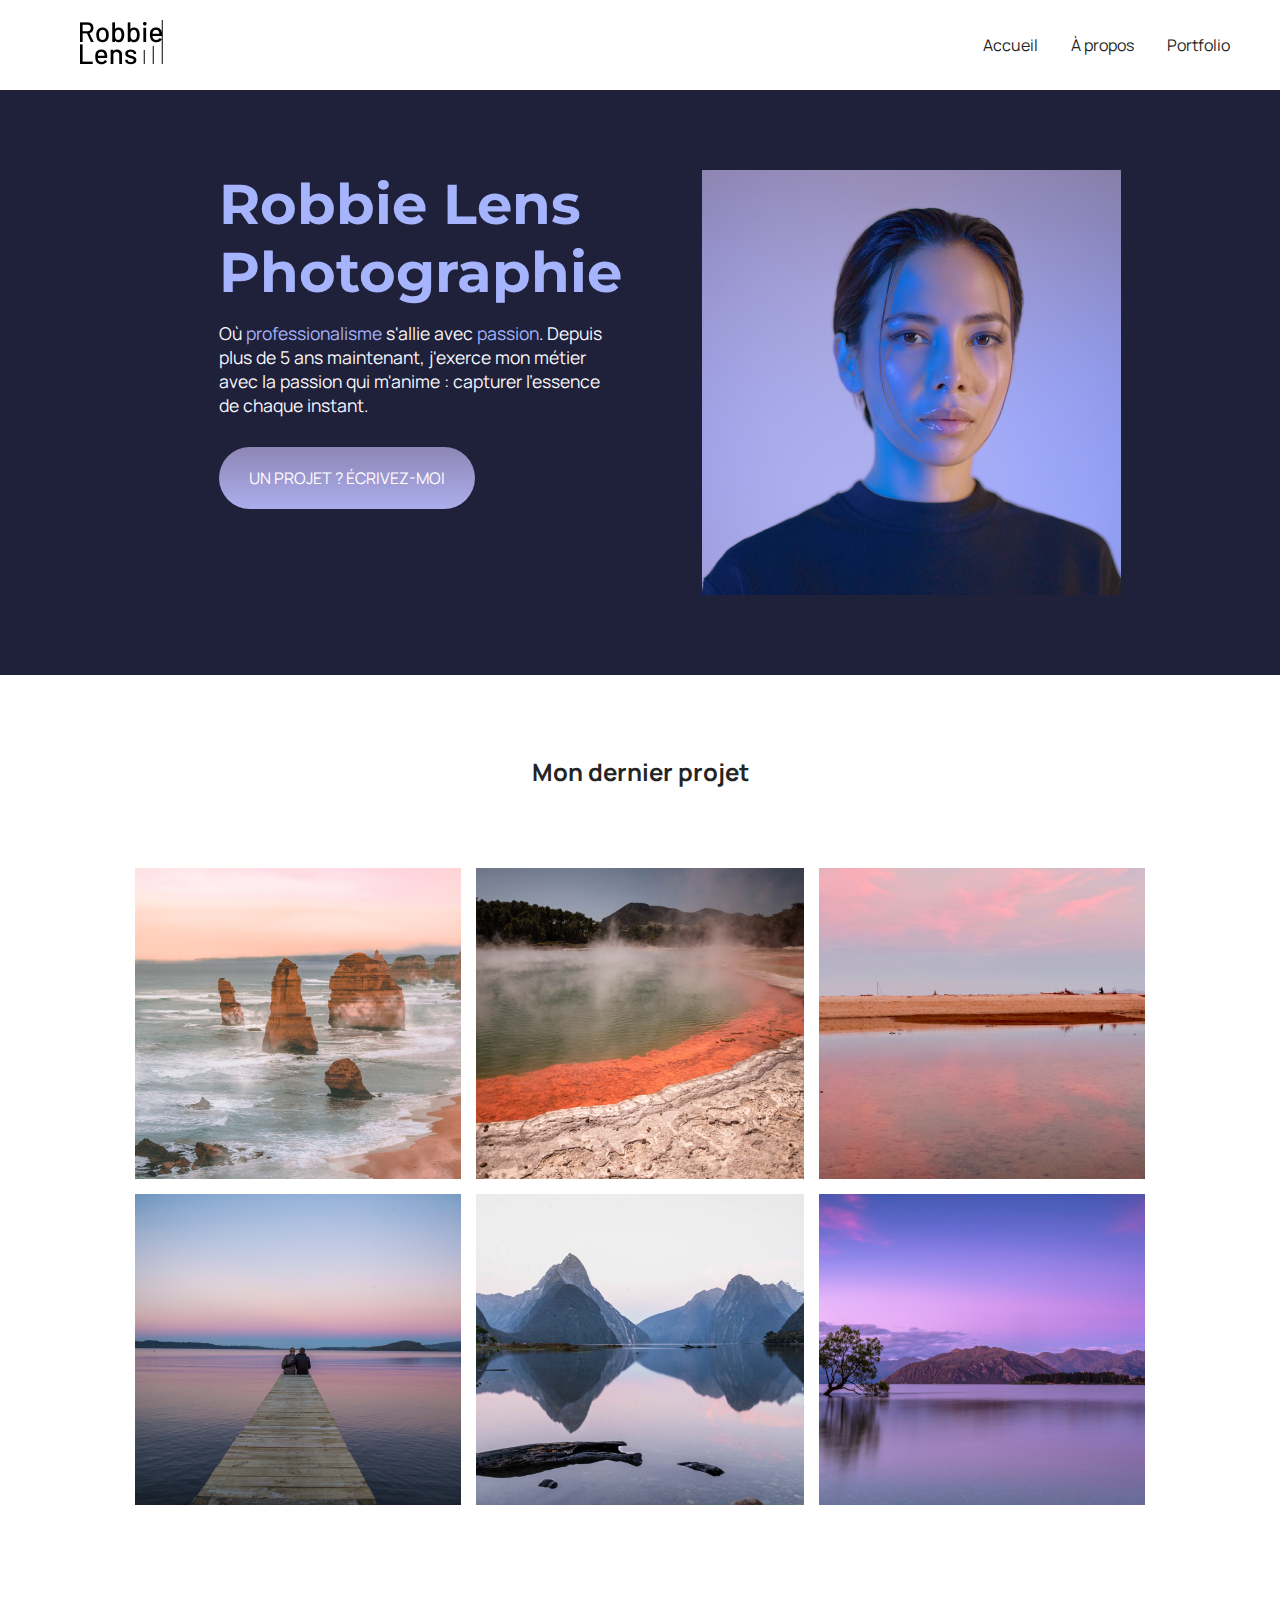
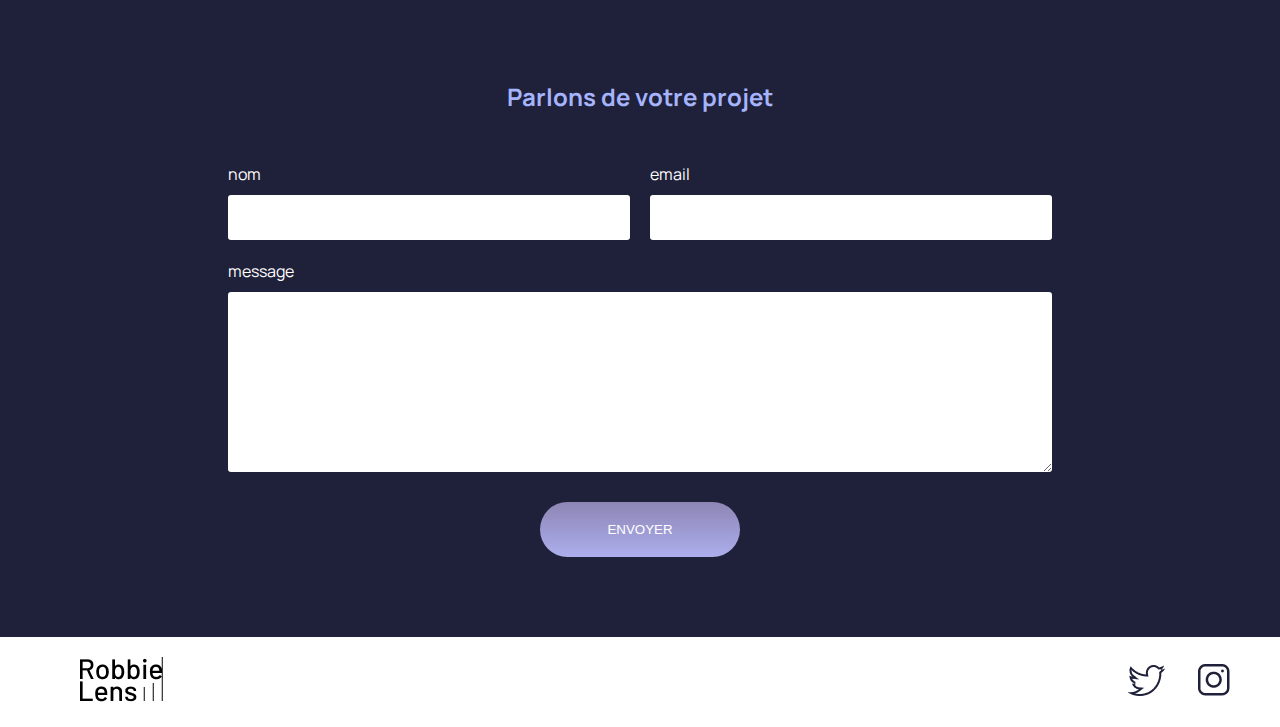
<file: index.html>
<!DOCTYPE html>
<html lang="fr">
<head>
    <meta charset="utf-8" >

    <link href="style/style.css" rel="stylesheet" >
    <link href="style/index.css" rel="stylesheet" >

    <link rel="preconnect" href="https://fonts.googleapis.com">
    <link rel="preconnect" href="https://fonts.gstatic.com" crossorigin>
    <link href="https://fonts.googleapis.com/css2?family=Manrope&family=Montserrat&display=swap" rel="stylesheet">

    <title>Accueil - Robbie Lens Photographie</title>
</head>

<body>
    <header>
        <nav>
            <a href="index.html" class="lien-icone">
                <img src="images/logo.png" alt="Logo Robbie Lens" >
            </a>

            <div>
                <a href="index.html">Accueil</a>
                <a href="a-propos.html">À propos</a>
                <a href="portfolio.html">Portfolio</a>
            </div>
        </nav>
    </header>

    <main>
        <section class="accueil-introduction">
            <div>
                <h1>Robbie Lens Photographie</h1>

                <p>
                    Où <em>professionalisme</em> s'allie avec <em>passion</em>. Depuis
                    plus de 5 ans maintenant, j'exerce mon métier avec la passion
                    qui m'anime : capturer l'essence de chaque instant.
                </p>
                
                <a href="#contact" class="cta">UN PROJET ? ÉCRIVEZ-MOI</a>
            </div>

            <img src="images/robbie-lens.png" alt="Portrait avec effet de la photographe Robbie Lens" >
        </section>

        <section class="accueil-photos">
            <h2>Mon dernier projet</h2>

            <div>
                <img src="images/accueil/element-1.png" alt="Twelve apostles - Australie" >
                <img src="images/accueil/element-2.png" alt="Wai-O-Tapu - Nouvelle-Zélande" >
                <img src="images/accueil/element-3.png" alt="Parc National d’Abel Tasman - Nouvelle-Zélande" >
            </div>
            <div>
                <img src="images/accueil/element-4.png" alt="Lac Rotorua - Nouvelle-Zélande" >
                <img src="images/accueil/element-5.png" alt="Milford Sound - Nouvelle-Zélande" >
                <img src="images/accueil/element-6.png" alt="Lac Wanaka - Nouvelle-Zélande" >
            </div>
        </section>

        <section class="section-contact" id="contact">
            <h2>Parlons de votre projet</h2>

            <form action="" method="get">
                <div class="form-nom-email">
                    <div class="form-column">
                        <label for="nom">nom</label>
                        <input type="text" name="nom" id="nom">
                    </div>
                    <div class="form-column">
                        <label for="email">email</label>
                        <input type="email" name="email" id="email">
                    </div>
                </div>
                <label for="message">message</label>
                <textarea name="message" id="message" cols="30" rows="10"></textarea>
                <input type="submit" value="ENVOYER" class="cta">
            </form>
        </section>
        
    </main>
    <footer>
        <a href="index.html" class="lien-icone">
                <img src="images/logo.png" alt="Logo Robbie Lens" >
        </a>

        <div>
            <a target="_blank" href="https://twitter.com/" class="lien-icone">
                <img src="images/twitter.png" alt="Logo Twitter" >
            </a>
            <a target="_blank" href="https://www.instagram.com/" class="lien-icone">
                <img src="images/instagram.png" alt="Logo Instagram" >
            </a>
        </div>
    </footer>
</body>

</html>
</file>
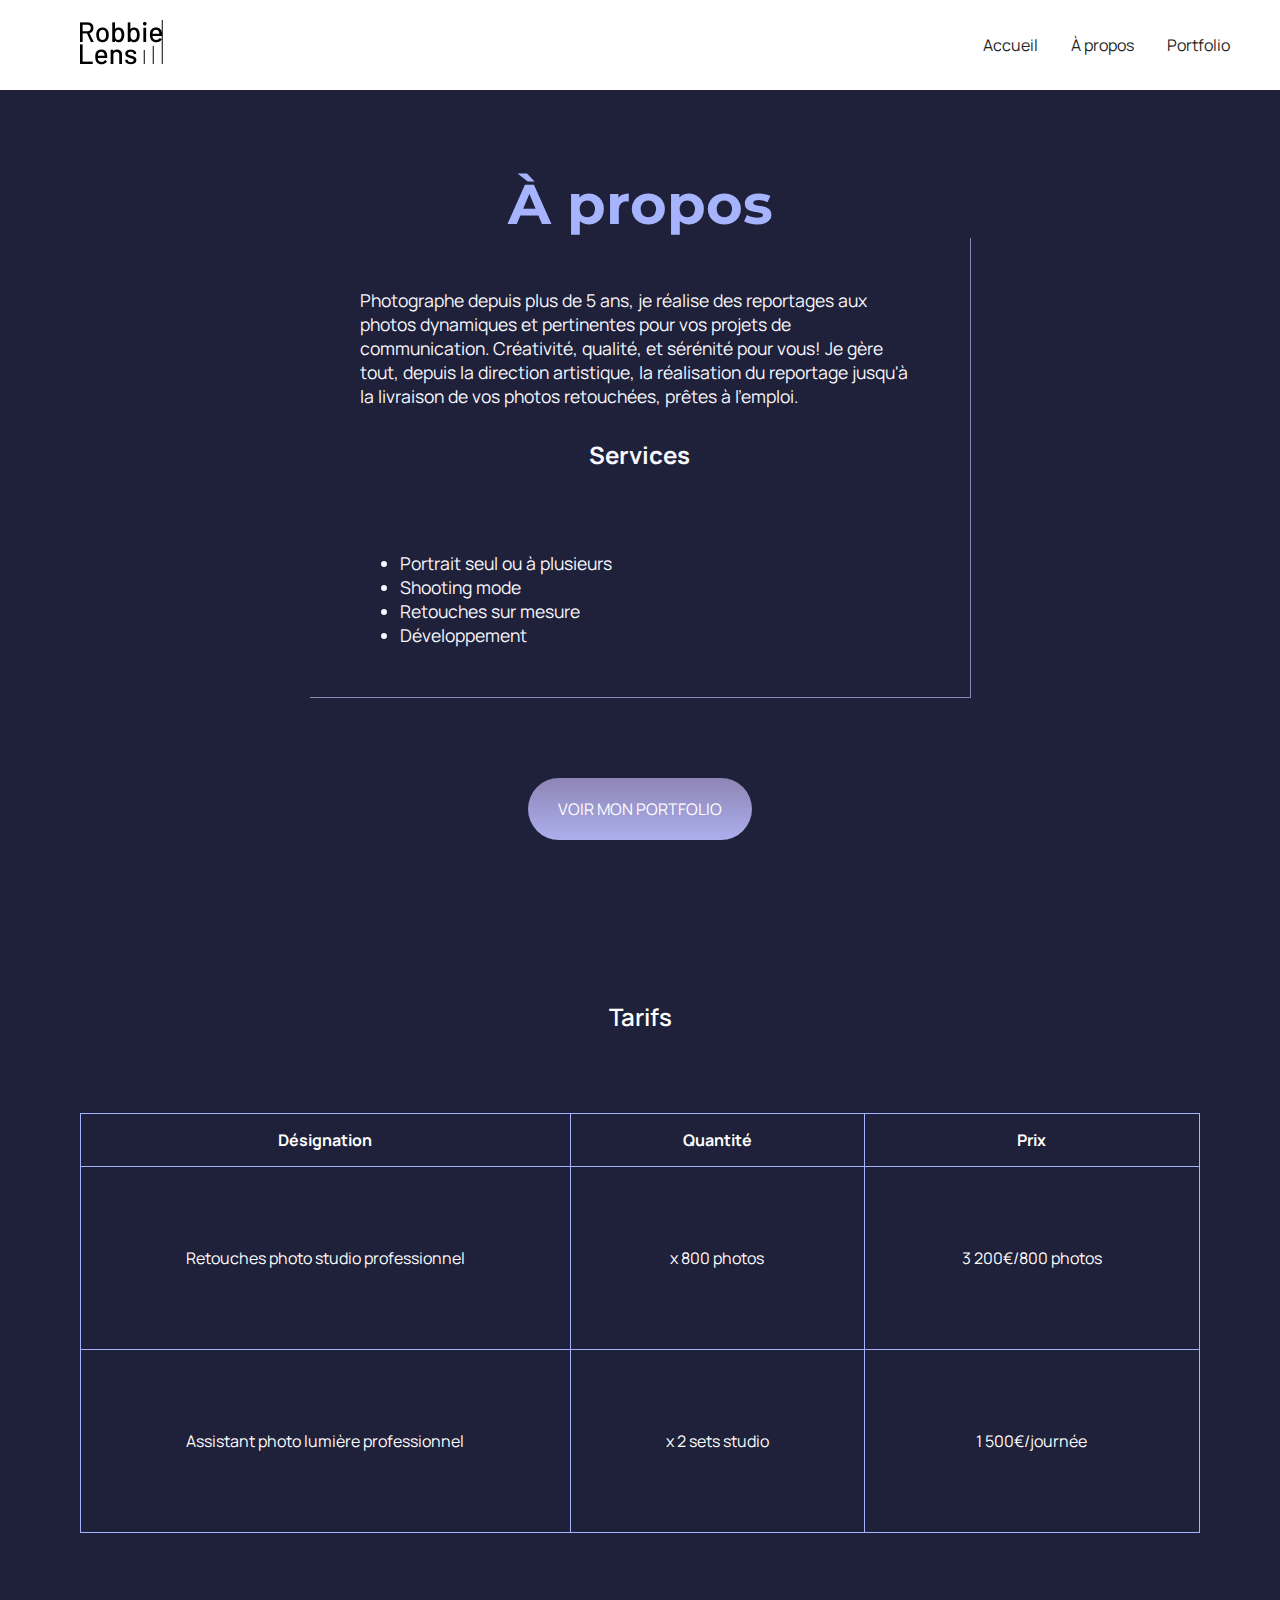
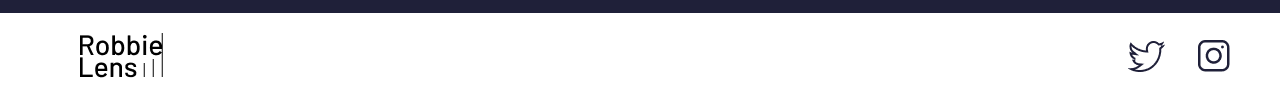
<file: a-propos.html>
<!DOCTYPE html>
<html lang="fr">
<head>
    <meta charset="utf-8" >

    <link href="style/style.css" rel="stylesheet" >
    <link href="style/a-propos.css" rel="stylesheet" >

    <link rel="preconnect" href="https://fonts.googleapis.com">
    <link rel="preconnect" href="https://fonts.gstatic.com" crossorigin>
    <link href="https://fonts.googleapis.com/css2?family=Manrope&family=Montserrat&display=swap" rel="stylesheet">

    <title>À propos - Robbie Lens Photographie</title>
</head>

<body>
    <header>
        <nav>
            <a href="index.html" class="lien-icone">
                <img src="images/logo.png" alt="Logo Robbie Lens" >
            </a>

            <div>
                <a href="index.html">Accueil</a>
                <a href="a-propos.html">À propos</a>
                <a href="portfolio.html">Portfolio</a>
            </div>
        </nav>
    </header>

    <main>
        <section>
            <h1>À propos</h1>

            <div class="carre-contenu">
                <p>
                    Photographe depuis plus de 5 ans, je réalise des reportages aux photos dynamiques et pertinentes
                    pour
                    vos
                    projets de communication. Créativité, qualité, et sérénité pour vous! Je gère tout, depuis la
                    direction
                    artistique, la réalisation du reportage jusqu'à la livraison de vos photos retouchées, prêtes à
                    l'emploi.
                </p>

                <h2>Services</h2>
                <ul>
                    <li>Portrait seul ou à plusieurs</li>
                    <li>Shooting mode</li>
                    <li>Retouches sur mesure</li>
                    <li>Développement</li>
                </ul>
            </div>

            <div>
                <a href="portfolio.html" class="cta">VOIR MON PORTFOLIO</a>
            </div>

            <table>
                <caption>Tarifs</caption>
                <tr>
                    <th>Désignation</th>
                    <th>Quantité</th>
                    <th>Prix</th>
                </tr>
                <tr>
                    <td>Retouches photo studio professionnel</td>
                    <td>x 800 photos</td>
                    <td>3 200€/800 photos</td>
                </tr>
                <tr>
                    <td>Assistant photo lumière professionnel</td>
                    <td>x 2 sets studio</td>
                    <td>1 500€/journée</td>
                </tr>
            </table>
        </section>
    </main>

    <footer>
        <a href="index.html" class="lien-icone">
            <img src="images/logo.png" alt="Logo Robbie Lens" >
        </a>

        <div>
            <a target="_blank" href="https://twitter.com/" class="lien-icone">
                <img src="images/twitter.png" alt="Logo Twitter" >
            </a>
            <a target="_blank" href="https://www.instagram.com/" class="lien-icone">
                <img src="images/instagram.png" alt="Logo Instagram" >
            </a>
        </div>
    </footer>
</body>

</html>
</file>
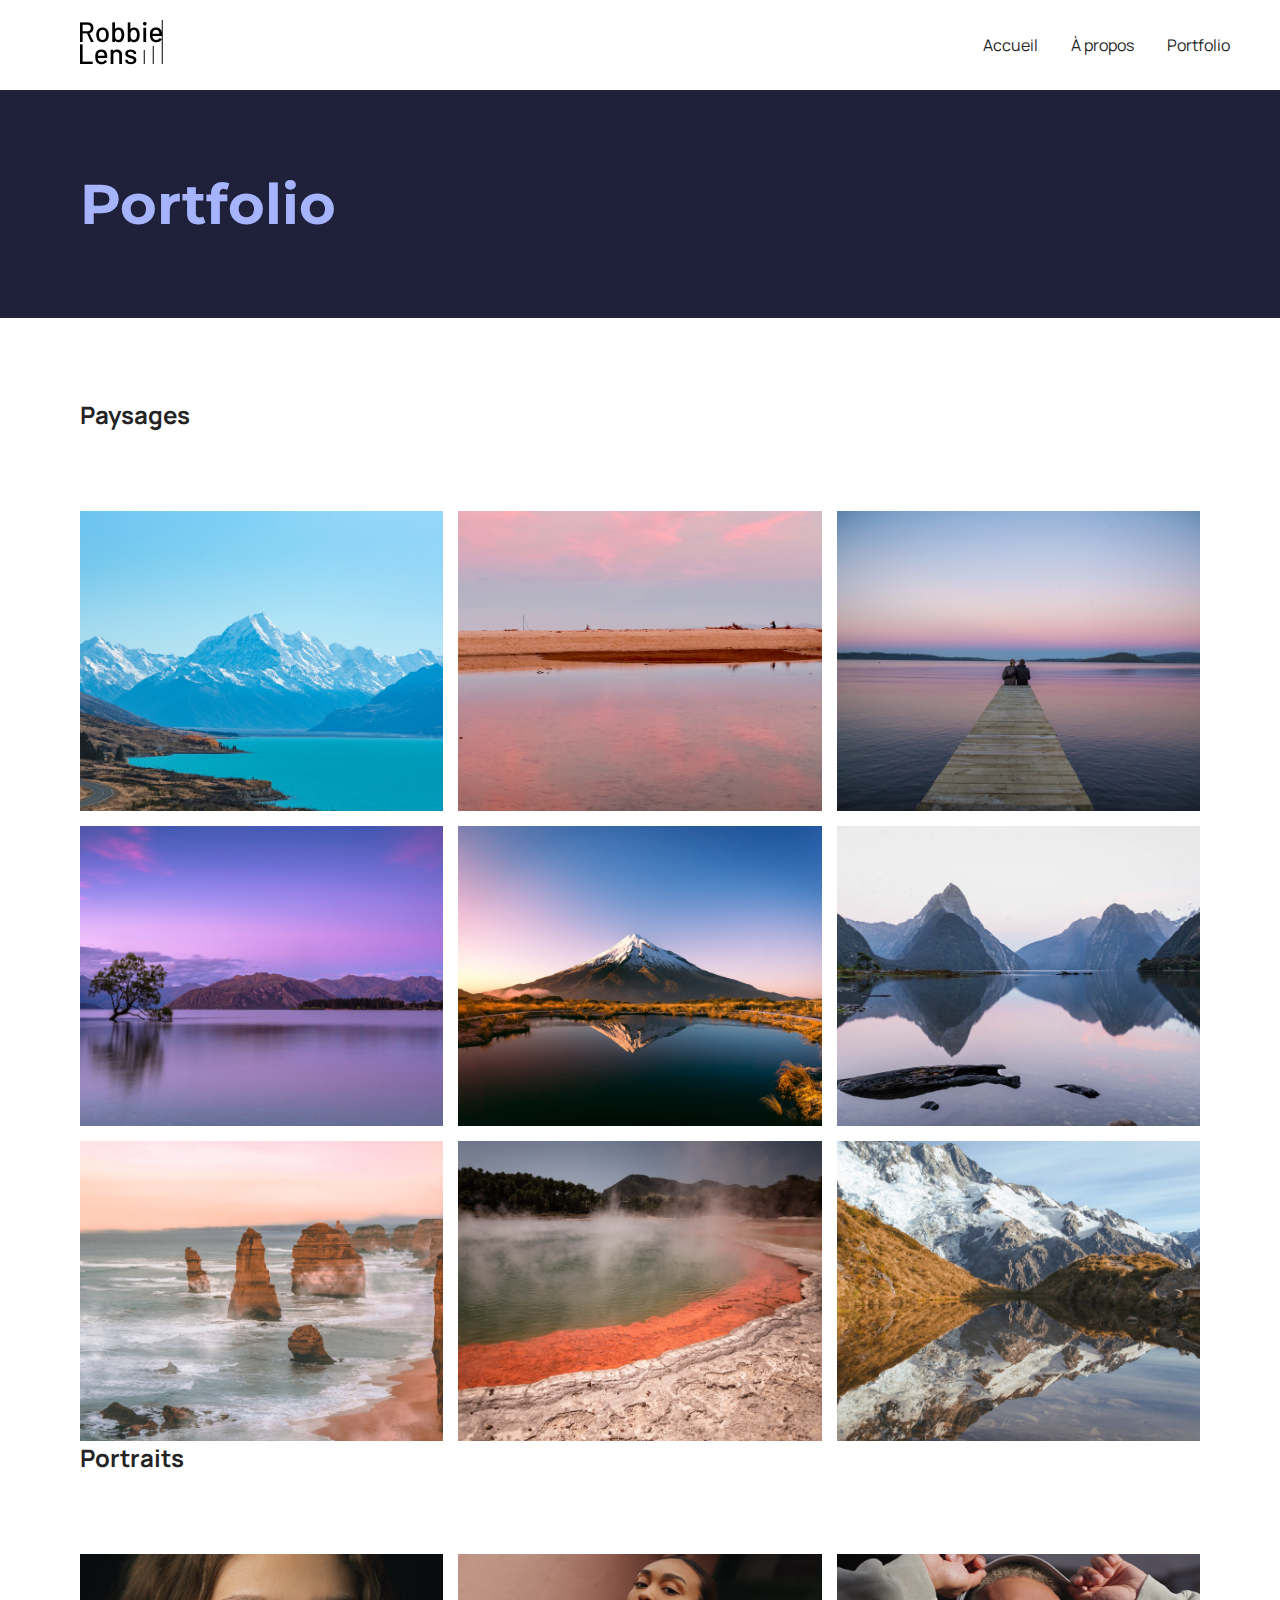
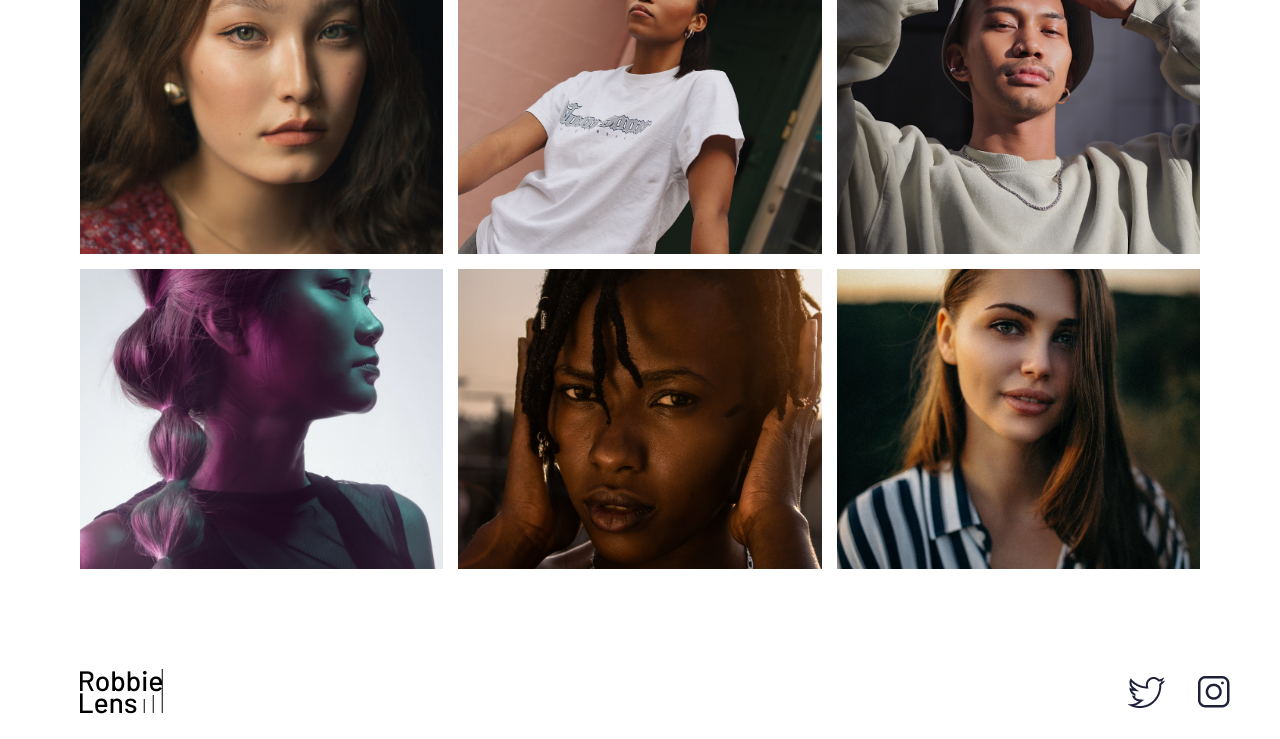
<file: portfolio.html>
<!DOCTYPE html>
<html lang="fr">
<head>
    <meta charset="utf-8" >

    <link href="style/style.css" rel="stylesheet" >
    <link href="style/portfolio.css" rel="stylesheet" >

    <link rel="preconnect" href="https://fonts.googleapis.com">
    <link rel="preconnect" href="https://fonts.gstatic.com" crossorigin>
    <link href="https://fonts.googleapis.com/css2?family=Manrope&family=Montserrat&display=swap" rel="stylesheet">

    <title>Portfolio - Robbie Lens Photographie</title>
</head>

<body>
    <header>
        <nav>
            <a href="index.html" class="lien-icone">
                <img src="images/logo.png" alt="Logo Robbie Lens" >
            </a>

            <div>
                <a href="index.html">Accueil</a>
                <a href="a-propos.html">À propos</a>
                <a href="portfolio.html">Portfolio</a>
            </div>
        </nav>
    </header>

    <main>
        <section>
            <h1>Portfolio</h1>
        </section>

        <section class="portfolio-section-photos">
            <h2>Paysages</h2>
            <div class="grid-paysages">
                <a href="images/portfolio/paysage1.jpg" class="lien-conteneur-photo">
                    <img src="images/portfolio/paysage1.jpg" alt="Mont Aoraki - Nouvelle-Zélande" >
                    <div class="photo-hover">Voir la photo</div>
                </a>
                <a href="images/portfolio/paysage2.jpg" class="lien-conteneur-photo">
                    <img src="images/portfolio/paysage2.jpg" alt="Parc National d'Abel Tasman - Nouvelle-Zélande" >
                    <div class="photo-hover">Voir la photo</div>
                </a>
                <a href="images/portfolio/paysage3.jpg" class="lien-conteneur-photo">
                    <img src="images/portfolio/paysage3.jpg" alt="Lac Rotorua - Nouvelle-Zélande" >
                    <div class="photo-hover">Voir la photo</div>
                </a>
                <a href="images/portfolio/paysage4.jpg" class="lien-conteneur-photo">
                    <img src="images/portfolio/paysage4.jpg" alt="Lac Wanaka - Nouvelle-Zélande" >
                    <div class="photo-hover">Voir la photo</div>
                </a>
                <a href="images/portfolio/paysage5.jpg" class="lien-conteneur-photo">
                    <img src="images/portfolio/paysage5.jpg" alt="Mont Taranaki - Nouvelle-Zélande" >
                    <div class="photo-hover">Voir la photo</div>
                </a>
                <a href="images/portfolio/paysage6.jpg" class="lien-conteneur-photo">
                    <img src="images/portfolio/paysage6.jpg" alt="Milford Sound - Nouvelle-Zélande" >
                    <div class="photo-hover">Voir la photo</div>
                </a>
                <a href="images/portfolio/paysage7.jpg" class="lien-conteneur-photo">
                    <img src="images/portfolio/paysage7.jpg" alt="Twelve Apostle - Australie" >
                    <div class="photo-hover">Voir la photo</div>
                </a>
                <a href="images/portfolio/paysage8.jpg" class="lien-conteneur-photo">
                    <img src="images/portfolio/paysage8.jpg" alt="Wai-O-Tapu - Nouvelle-Zélande" >
                    <div class="photo-hover">Voir la photo</div>
                </a>
                <a href="images/portfolio/paysage9.jpg" class="lien-conteneur-photo">
                    <img src="images/portfolio/paysage9.jpg" alt="Mont Cook - Nouvelle Zélande" >
                    <div class="photo-hover">Voir la photo</div>
                </a>
            </div>

            <h2>Portraits</h2>
            <div class="grid-portraits">
                <a href="images/portfolio/portrait1.jpg" class="lien-conteneur-photo">
                    <img src="images/portfolio/portrait1.jpg" alt="Portrait jeune femme 1" >
                    <div class="photo-hover">Voir la photo</div>
                </a>
                <a href="images/portfolio/portrait2.jpg" class="lien-conteneur-photo">
                    <img src="images/portfolio/portrait2.jpg" alt="Portrait jeune femme 2" >
                    <div class="photo-hover">Voir la photo</div>
                </a>
                <a href="images/portfolio/portrait3.jpg" class="lien-conteneur-photo">
                    <img src="images/portfolio/portrait3.jpg" alt="Portrait jeune homme 3" >
                    <div class="photo-hover">Voir la photo</div>
                </a>
                <a href="images/portfolio/portrait4.jpg" class="lien-conteneur-photo">
                    <img src="images/portfolio/portrait4.jpg" alt="Portrait jeune femme 4" >
                    <div class="photo-hover">Voir la photo</div>
                </a>
                <a href="images/portfolio/portrait5.jpg" class="lien-conteneur-photo">
                    <img src="images/portfolio/portrait5.jpg" alt="Portrait jeune femme 5" >
                    <div class="photo-hover">Voir la photo</div>
                </a>
                <a href="images/portfolio/portrait6.jpg" class="lien-conteneur-photo">
                    <img src="images/portfolio/portrait6.jpg" alt="Portrait jeune femme 6" >
                    <div class="photo-hover">Voir la photo</div>
                </a>
            </div>
        </section>

    </main>
    <footer>
        <a href="index.html" class="lien-icone">
            <img src="images/logo.png" alt="Logo Robbie Lens" >
        </a>

        <div>
            <a target="_blank" href="https://twitter.com/" class="lien-icone">
                <img src="images/twitter.png" alt="Logo Twitter" >
            </a>
            <a target="_blank" href="https://www.instagram.com/" class="lien-icone">
                <img src="images/instagram.png" alt="Logo Instagram" >
            </a>
        </div>
    </footer>
</body>

</html>
</file>
<file: style/style.css>
* {
  margin: 0;
}

body {
  font-family: 'Manrope', sans-serif;
  background-color: #1f2039;
}

a {
  color: #242424;
  text-decoration: none;
}

a:hover {
  text-decoration: underline;
}

em {
  color: #a5b4fc;
  font-style: normal;
}

h1 {
  font-size: 3.5em;
  color: #a5b4fc;
  font-family: 'Montserrat', sans-serif;
}

h2 {
  color: #f9f8ff;
}

p,
li {
  font-size: 1.1em;
  color: #f9f8ff;
}

header,
footer {
  background-color: white;
  padding: 20px 50px;
}

.cta {
  display: inline-block;
  background: linear-gradient(#8e86b5, #acaeed);
  color: white;
  border-radius: 50px;
  padding: 20px 30px;
}

.cta:hover {
  background: linear-gradient(#696484, #8788ba);
  text-decoration: none;
}

.lien-icone {
  margin-left: 30px;
}

.lien-icone:hover {
  opacity: 0.5;
}

section {
  padding: 80px;
}

footer,
nav {
  display: flex;
  flex-direction: row;
  align-items: center;
  justify-content: space-between;
}

nav a {
  margin-left: 30px;
}

@media screen and (max-width: 996px) {
  header,
  footer {
    padding: 20px;
  }

  header nav img {
    padding-bottom: 20px;
  }

  nav {
    flex-direction: column;
    justify-content: center;
  }

  h1{
    font-size: 2em;
  }

  section {
    padding: 50px 20px;
  }
}
</file>
<file: style/index.css>
.accueil-introduction {
  display: flex;
  flex-direction: row;
  width: 65.8%;
  margin: auto;
}

.accueil-introduction h1 {
  margin-bottom: 15px;
}

.accueil-introduction p {
  margin-bottom: 30px;
}

.accueil-introduction div {
  padding-right: 80px;
}

.accueil-photos {
  background-color: white;
}

.accueil-photos h2 {
  color: #242424;
  text-align: center;
  margin-bottom: 80px;
}

.accueil-photos div {
  display: flex;
  flex-direction: row;
  justify-content: center;
  gap: 15px;
  margin-bottom: 15px;
}

.section-contact h2 {
  text-align: center;
  color: #a5b4fc;
  margin-bottom: 50px;
}

form {
  display: flex;
  flex-direction: column;
  color: white;
  width: 73.6%;
  margin: auto;
}

.form-nom-email {
  display: flex;
  flex-direction: row;
  gap: 20px;
}

.form-column {
  display: flex;
  flex-direction: column;
  flex: 1;
  margin-bottom: 20px;
}

label {
  margin-bottom: 10px;
}

input, 
textarea {
  border: none;
  padding: 15px;
  border-radius: 3px;
}

form .cta {
  border-style: none;
  width: 200px;
  margin: auto;
  margin-top: 30px;
}

@media screen and (max-width: 996px) {
  .accueil-introduction {
    flex-direction: column;
    text-align: center;
    justify-content: center;
  }

  .accueil-introduction div {
    padding-right: 0;
    text-align: center;
    order: 2;
  }
  
  .accueil-introduction img {
    margin-bottom: 20px;
  }

  .accueil-photos {
    padding: 20px;
  }

  .accueil-photos div {
    flex-direction: column;
  }

  .form-nom-email {
    flex-direction: column;
    gap: 0;
  }
}
</file>
<file: style/a-propos.css>
h1 {
  text-align: center;
}

.carre-contenu {
  border-right: 1px solid #8e86b5;
  border-bottom: 1px solid #8e86b5;
  width: 50%;
  margin: auto;
  padding: 50px;
  margin-bottom: 80px;
}

.carre-contenu h2 {
  margin-top: 30px;
  text-align: center;
}

.carre-contenu ul {
  margin-top: 80px;
}

.carre-contenu + div {
  text-align: center;
}

.cta {
  margin-bottom: 160px;
}

table {
  color: white;
  border-collapse: collapse;
  text-align: center;
  width: 100%;
  margin: auto;
}

table caption {
  font-size: 1.5em;
  margin-bottom: 80px;
  font-weight: 600;
}

th, td {
  border: 1px solid #a5b4fc;
  padding: 15px;
}

td {
  padding: 80px;
}

@media screen and (max-width: 1000px) {
  table {
    display: none;
  }
}
</file>
<file: style/portfolio.css>
.portfolio-section-photos {
  background-color: white;
}

.portfolio-section-photos h2 {
  color: #242424;
  margin-bottom: 80px;
}

.grid-paysages {
  display: grid;
  grid-template-columns: 1fr 1fr 1fr;
  grid-template-rows: 300px 300px 300px;
  gap: 15px;
}

.grid-portraits {
  display: grid;
  grid-template-columns: 1fr 1fr 1fr;
  grid-template-rows: 300px 300px;
  gap: 15px;
}

.grid-paysages img,
.grid-portraits img {
  width: 100%;
  height: 100%;
  object-fit: cover;
}

.lien-conteneur-photo {
  position: relative;
}

.photo-hover {
  position: absolute;
  top: 0;
  left: 0;
  right: 0;
  bottom: 0;
  align-items: center;
  justify-content: center;
  font-size: 1.5em;
  color: white;
  background-color: rgba(0, 0, 0, 0.7);
  display: none;
}

.lien-conteneur-photo:hover .photo-hover {
  display: flex;
}

@media screen and (max-width: 996px) {
  .grid-paysages {
    grid-template-columns: 1fr;
  }
  
  .grid-portraits {
    grid-template-columns: 1fr;
  }
}
</file>
